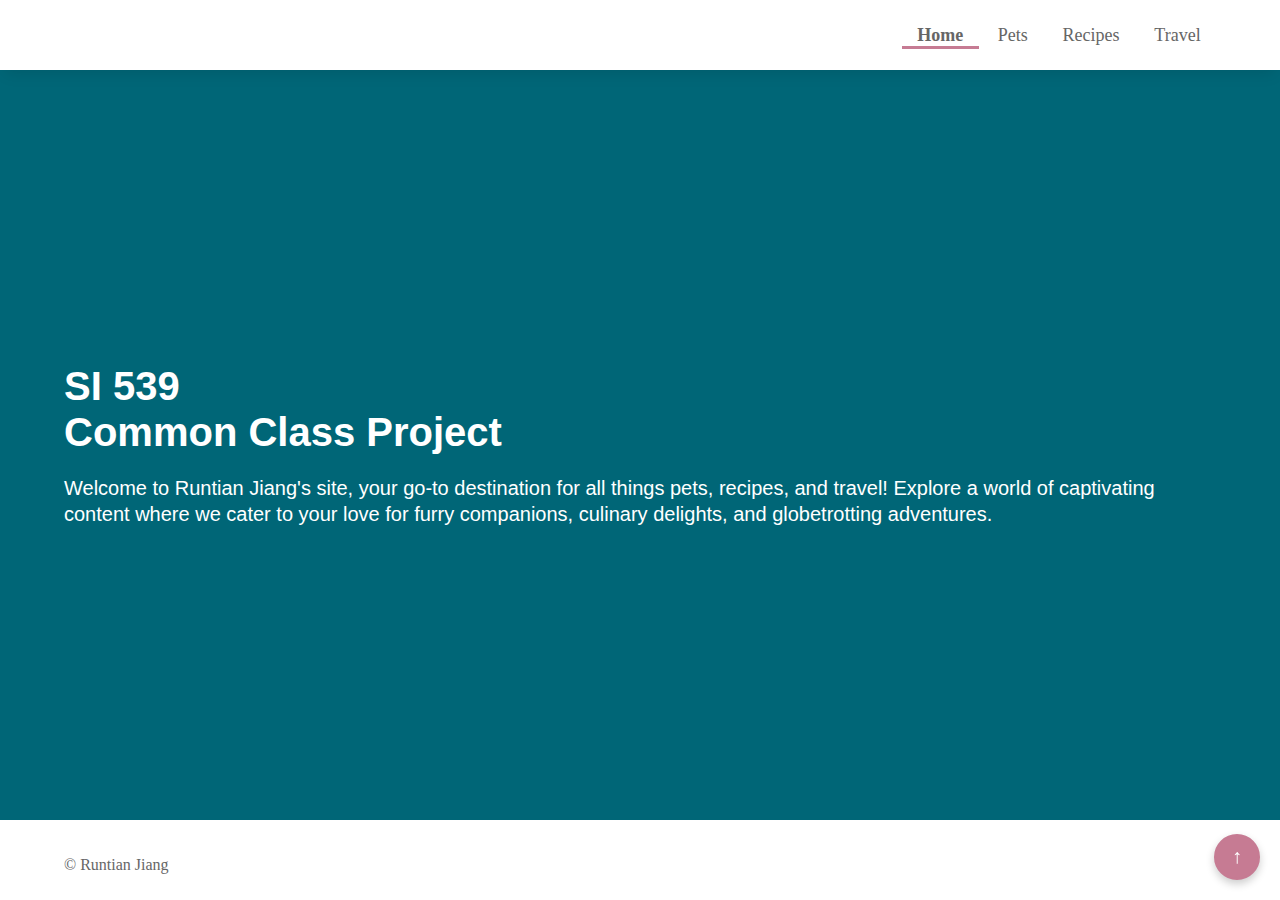
<file: index.html>
<!DOCTYPE html>
<html lang="en">
<head>
    <meta charset="UTF-8">
    <meta name="viewport" content="width=device-width, initial-scale=1.0">
    <link rel="stylesheet" href="css/html5reset.css">
    <link rel="stylesheet" href="css/style.css">
    <title>Home</title>
</head>
<body>
    <a class="skip-to-content-link" href = "#main">Skip to Main Content</a>
    <header>
        <nav>
            <ul>
                <li class="current-page"><a href = "index.html">Home</a></li>
                <li><a href = "pets.html">Pets</a></li>
                <li><a href = "recipes.html">Recipes</a></li>
                <li><a href = "travel.html">Travel</a></li>
            </ul>
        </nav>
    </header>

    <main id="main">
        <div class="dynamic-background">
            <h1>SI 539 <br> Common Class Project</h1>
            <p>Welcome to Runtian Jiang's site, your go-to destination for all things pets, recipes, and travel! Explore a world of captivating content where we cater to your love for furry companions, culinary delights, and globetrotting adventures. </p>
        </div>

    </main>

    <footer class="footer-container">
        <small>&copy; Runtian Jiang</small>
        <a href="#top" class="back-to-top">↑<span class="tooltip-text">Back to Top</span></a>
    </footer>
    
</body>
</html>
</file>
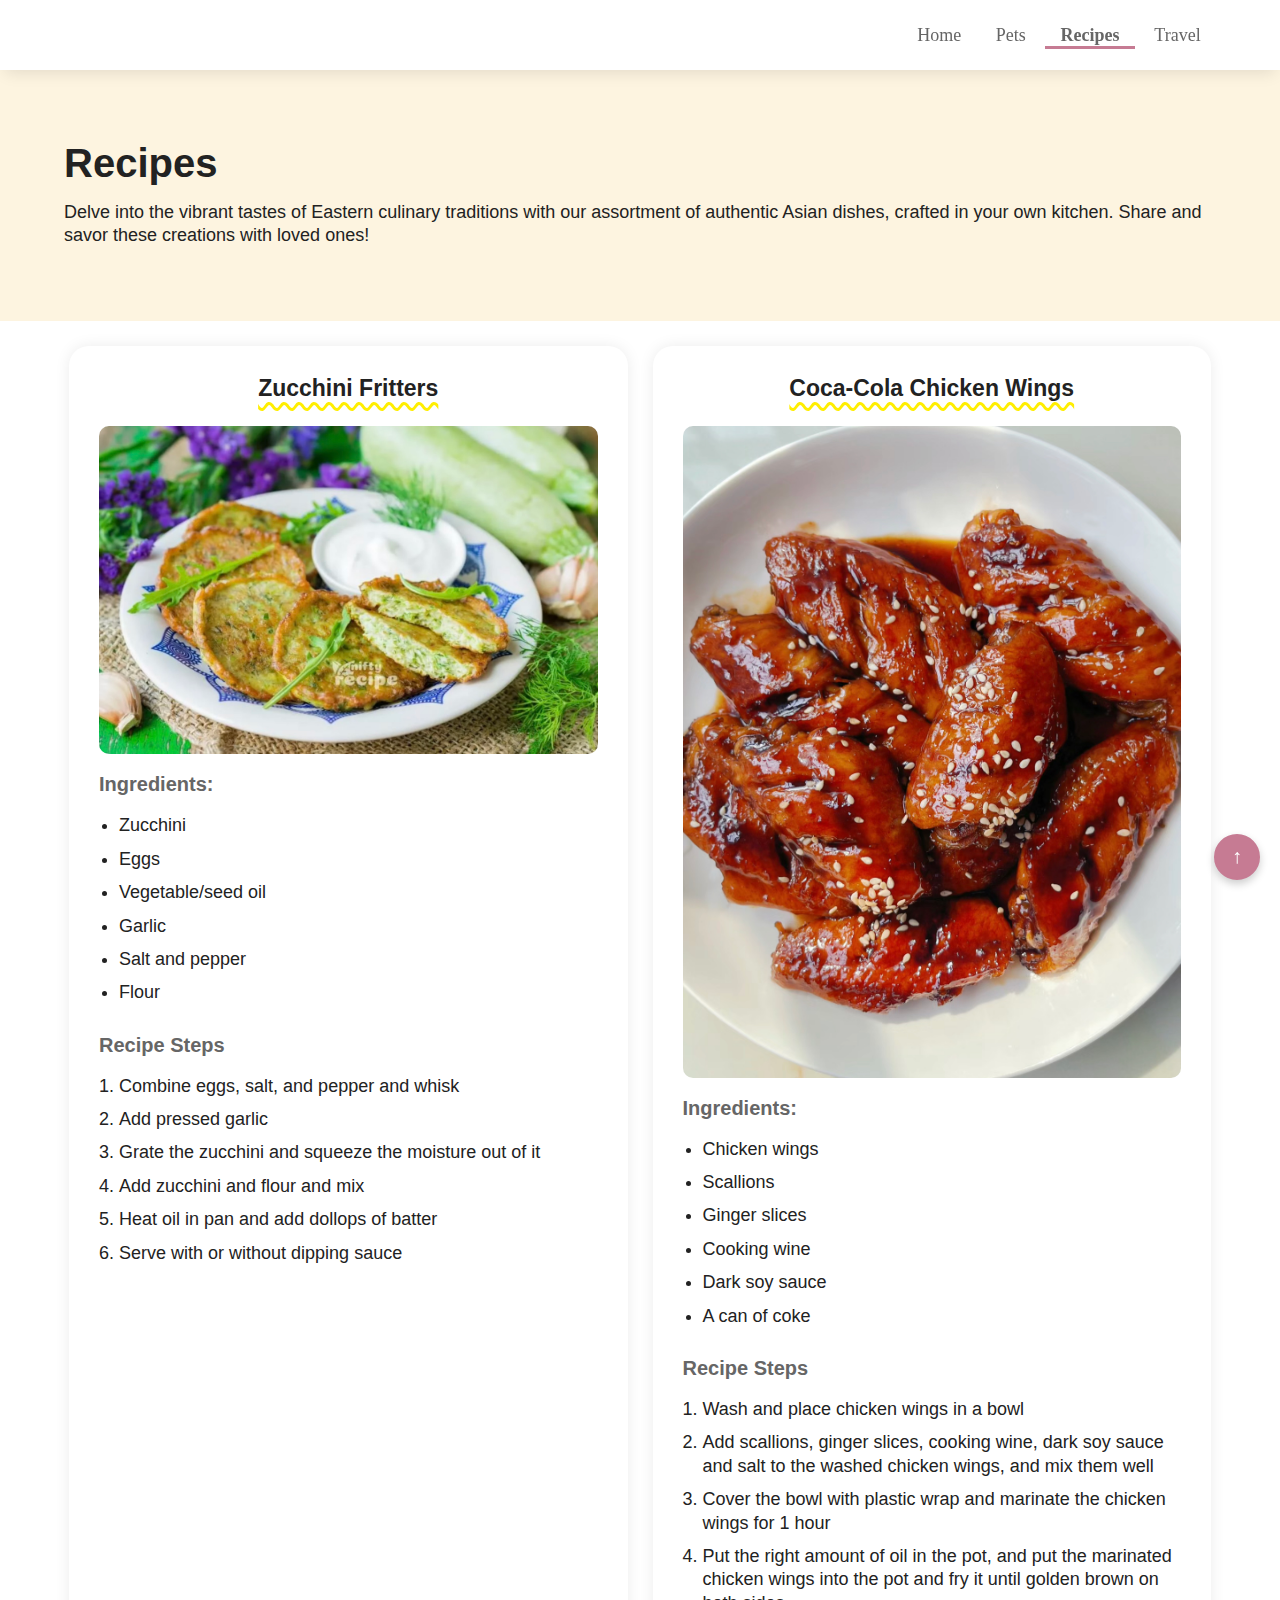
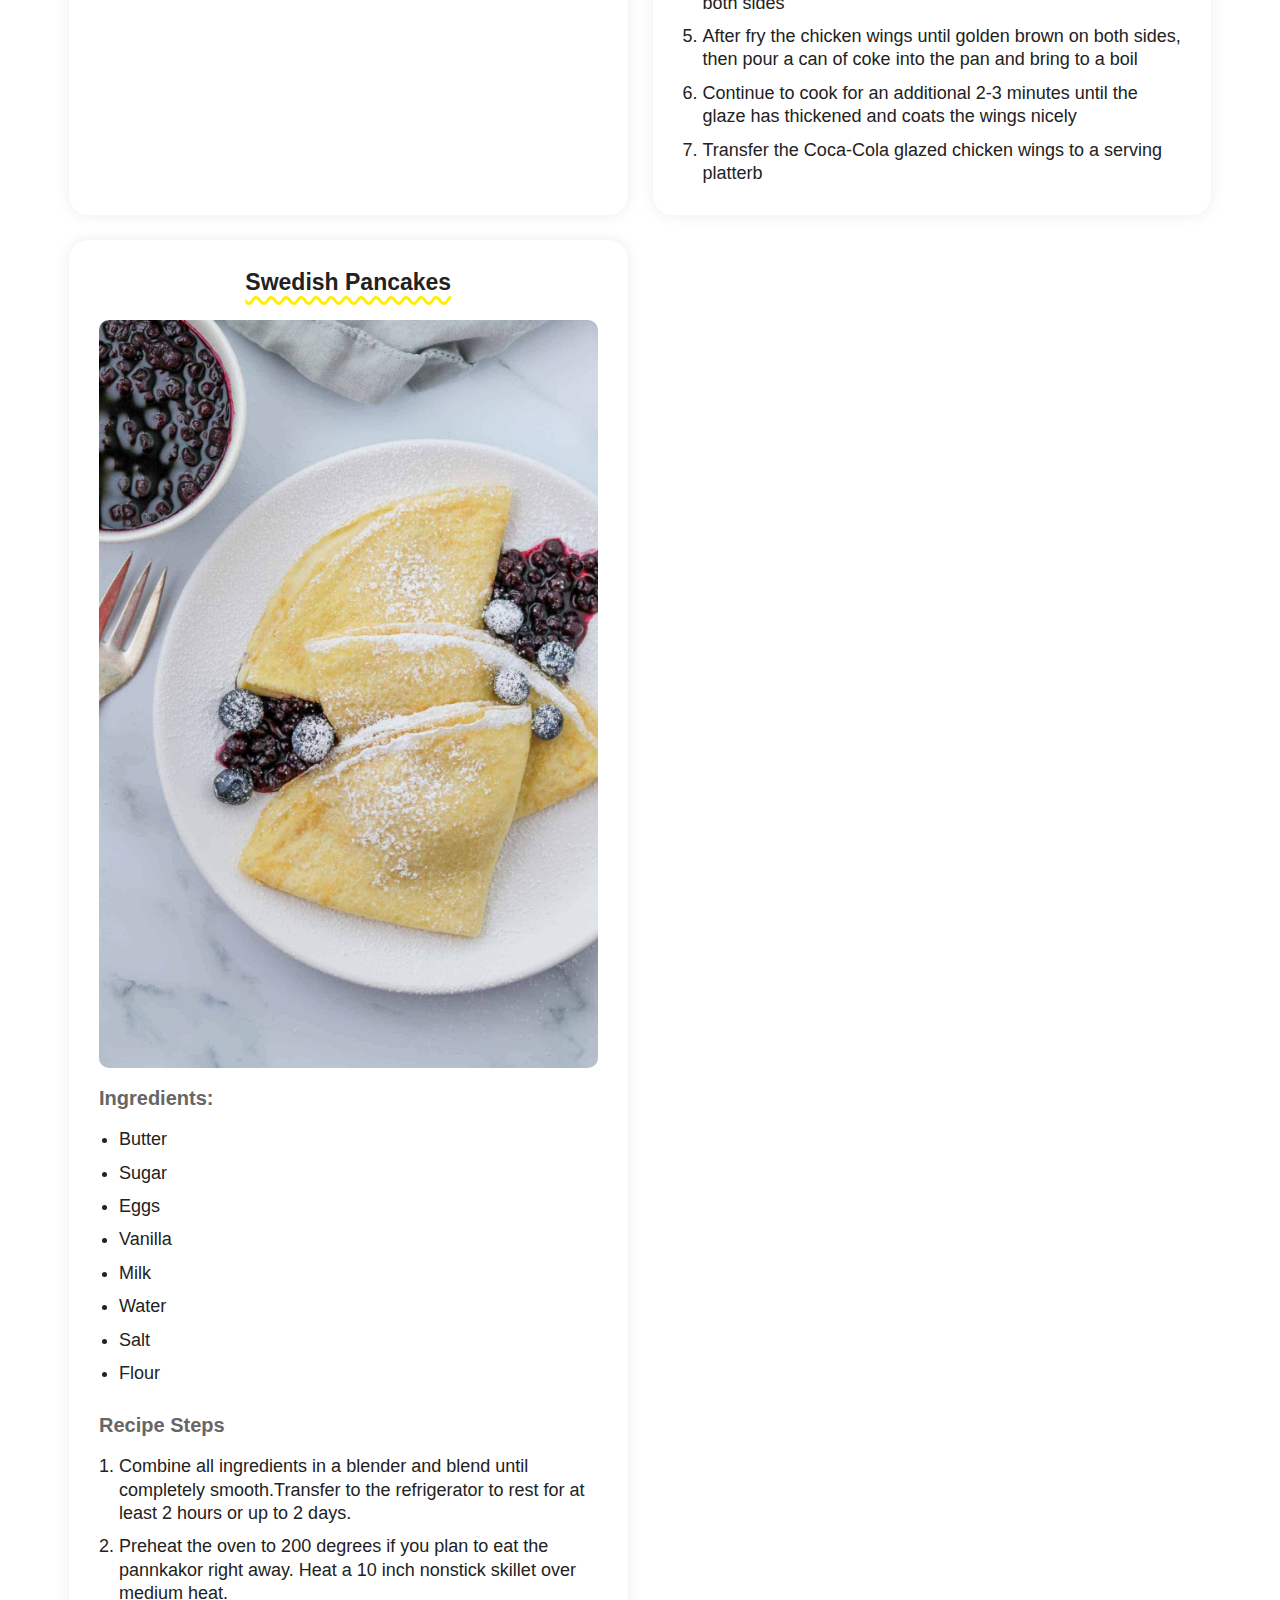
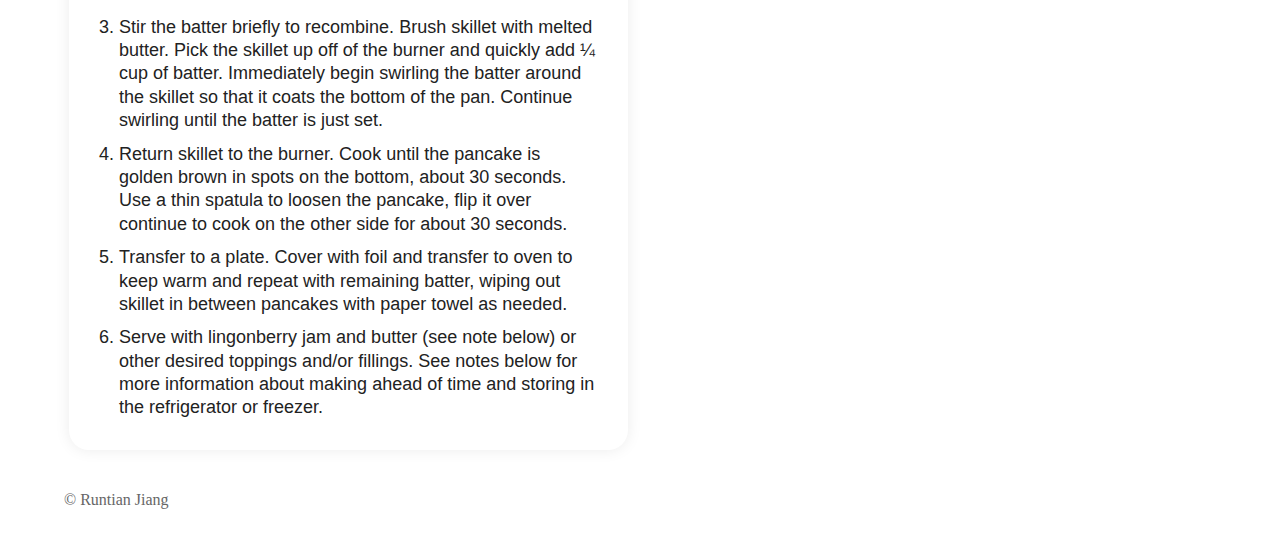
<file: recipes.html>
<!DOCTYPE html>
<html lang="en">
<head>
    <meta charset="UTF-8">
    <meta name="viewport" content="width=device-width, initial-scale=1.0">
    <link rel="stylesheet" href="css/html5reset.css">
    <link rel="stylesheet" href="css/style.css">
    <title>Recipes</title>
</head>
<body>
    <a class="skip-to-content-link" href = "#main">Skip to Main Content</a>
    <header>
        <nav>
            <ul>
                <li><a href = "index.html">Home</a></li>
                <li><a href = "pets.html">Pets</a></li>
                <li class="current-page"><a href = "recipes.html">Recipes</a></li>
                <li><a href = "travel.html">Travel</a></li>
            </ul>
        </nav>
    </header>


    <main id="main">
        <div class="sub-pages" id="recipes">
        <h1>Recipes</h1>
        <p>Delve into the vibrant tastes of Eastern culinary traditions with our assortment of authentic Asian dishes, crafted in your own kitchen. Share and savor these creations with loved ones!</p>
        </div>

        <div class = card-container>
        <div class="recipes-card">
            <h2>Zucchini Fritters</h2>
            <img src="images/Zucchini_fritters_1.jpeg" height = "400" alt="A plate is filled with Zucchini Fritters.">
            <h3>Ingredients:</h3>
            <ul>
                <li>Zucchini</li>
                <li>Eggs</li>
                <li>Vegetable/seed oil</li>
                <li>Garlic</li>
                <li>Salt and pepper</li>
                <li>Flour</li>
            </ul>
            <h3>Recipe Steps</h3>
            <ol>
                <li>Combine eggs, salt, and pepper and whisk</li>
                <li>Add pressed garlic</li>
                <li>Grate the zucchini and squeeze the moisture out of it</li>
                <li>Add zucchini and flour and mix</li>
                <li>Heat oil in pan and add dollops of batter</li>
                <li>Serve with or without dipping sauce</li>
            </ol>
        </div>

        <div class="recipes-card">
            <h2>Coca-Cola Chicken Wings</h2>
            <img src="images/coca_cola_chicken_wings.jpg" height = "400" alt="A plate is filled with coca-cola chicken wings.">
            <h3>Ingredients:</h3>
            <ul>
                <li>Chicken wings</li>
            <li>Scallions</li>
            <li>Ginger slices</li>
            <li>Cooking wine</li>
            <li>Dark soy sauce</li>
            <li>A can of coke</li>

            </ul>
            <h3>Recipe Steps</h3>
            <ol>
                <li>Wash and place chicken wings in a bowl</li>
            <li>Add scallions, ginger slices, cooking wine, dark soy sauce and salt to the washed chicken wings, and
                    mix them well</li>
            <li>Cover the bowl with plastic wrap and marinate the chicken wings for 1 hour</li>
            <li>Put the right amount of oil in the pot, and put the marinated chicken wings into the pot and fry it
                    until golden brown on both sides</li>
            <li>After fry the chicken wings until golden brown on both sides, then pour a can of coke into the pan
                    and bring to a boil</li>
            <li>Continue to cook for an additional 2-3 minutes until the glaze has thickened and coats the wings
                    nicely</li>
            <li>Transfer the Coca-Cola glazed chicken wings to a serving platterb</li>
            </ol>
        </div>

        <div class="recipes-card">
            <h2>Swedish Pancakes</h2>
            <img src="images/swedish-pancakes-platted.jpeg" height = "400" alt="A plate is filled with swedish pancakes pan.">
            <h3>Ingredients:</h3>
            <ul>
                <li>Butter</li>
            <li>Sugar</li>
            <li>Eggs</li>
            <li>Vanilla</li>
            <li>Milk</li>
            <li>Water</li>
            <li>Salt</li>
            <li>Flour</li>
                
            </ul>
            <h3>Recipe Steps</h3>
            <ol>
                <li>Combine all ingredients in a blender and blend until completely smooth.Transfer to the refrigerator
                    to rest for at least 2 hours or up to 2 days.</li>
                <li>Preheat the oven to 200 degrees if you plan to eat the pannkakor right away. Heat a 10 inch nonstick
                    skillet over medium heat.</li>
                <li>Stir the batter briefly to recombine. Brush skillet with melted butter. Pick the skillet up off of
                    the burner and quickly add ¼ cup of batter. Immediately begin swirling
                    the batter around the skillet so that it coats the bottom of the pan. Continue swirling until the
                    batter is just set.</li>
                <li>Return skillet to the burner. Cook until the pancake is golden brown in spots on the bottom, about
                    30 seconds. Use a thin spatula to loosen the pancake, flip it over continue to
                    cook on the other side for about 30 seconds.</li>
                <li>Transfer to a plate. Cover with foil and transfer to oven to keep warm and repeat with remaining
                    batter, wiping out skillet in between pancakes with
                    paper towel as needed.
                </li>
                <li>Serve with lingonberry jam and butter (see note below) or other desired toppings and/or fillings.
                    See notes below for more information about making ahead of time and storing in the refrigerator or
                    freezer.</li>
            </ol>   
        </div>
        </div>
    
    </main>

    <footer class="footer-container">
        <small>&copy; Runtian Jiang</small>
        <a href="#top" class="back-to-top">↑<span class="tooltip-text">Back to Top</span></a>
    </footer>
    
</body>
</html>
</file>
<file: css/style.css>
/* Navigation */
nav {
    display: flex;
    height: 50px;
    padding: 10px 5vw; /* Responsive horizontal padding */
    align-items: center; /* Centers items vertically within the nav */
    justify-content: flex-end; /* Aligns nav items to the right */
    /* box-sizing: border-box; */
}

nav ul li {
    display: inline;/* Displays list items in a line */
    padding: 0 0 2px 0;/* Bottom padding to separate from underline on active */
    
}
nav a {
    text-decoration: none; /* Removes underline from links */
    color: #666666; /* Dimmed text color for nav links */
    font-weight: 400; /* Default font weight */
    padding: 10px 1.2vw; /* Responsive padding */
    font-size: 18px; /* Larger font size for readability */
}

nav ul li.current-page {
    border-bottom: 3px solid #C67B93;
}

nav ul li.current-page a {
    font-weight: bolder; /* Makes the current page link bolder */
}

header {
    position: sticky;
    top: 0;
    z-index: 1000; /* Ensures header stays on top of other content */
    background-color: rgba(255, 255, 255, 0.95); 
    box-shadow: 0 8px 15px -5px rgba(0, 0, 0, 0.1);;
}

/* Accessibility: Skip to Main Content Link */
.skip-to-content-link {
    position: absolute;
    transform: translateY(-100%); /*moves the element vertically in the upward direction by 100% of the element's own height.*/
    height: 40px;
    padding: 10px;
    transition: transform 0.3s;
    background: #C7511F; /* Distinctive color for visibility */
    color: white;
    font-weight: bold;
    display: inline-flex; 
    align-items: center;
    justify-content: center;
    z-index: 2000; 
}

.skip-to-content-link:focus {
    transform: translateY(0%) ; /*bring it back*/
}

@media (prefers-reduced-motion: reduce) {
    .skip-to-content-link {
        transition: none; /* removes transition for users who prefer reduced motion */
    }
}


main {
    font-family:Helvetica, Arial, sans-serif;
}

main p {
    line-height: 1.3;
}

main ul {
    list-style-type: disc; 
    padding-left: 20px; 
}

main ol {
    list-style-type: decimal; 
    padding-left: 20px; 
}


.sub-pages {
    color: #222222;
    padding: 5vw;
    margin: 0px 0px 20px 0px;
}

.sub-pages#pets{
    background: #fdfbe0;
}

.sub-pages#recipes{
    background: #fdf4e0;
}

.sub-pages#travel{
    background: #eaf5fd;
}

.sub-pages h1 {
    font-size: 40px;
    font-weight: bolder;
    padding: 1vh 0;
}

.sub-pages p {
    font-size: 18px;
    font-weight: 300;
    padding: 1vh 0;
}



.dynamic-background {
    background-color: #006677;
    animation: accessibleJoyfulTransition 20s infinite ease-in-out;
    width: 100vw;
    /* height: calc(100vh - 50px); */
    height: 70vh;
    color: white;
    display: flex; 
    flex-direction: column;
    justify-content: center; 
    padding: 5vw; 
    box-sizing: border-box;
}

@media (min-width: 1000px) {
    .dynamic-background {
        height: calc(100vh - 150px);
    }
}

@keyframes accessibleJoyfulTransition {
    0%, 100% {background-color: #006677;}
    20% {background-color: #008855;}
    40% {background-color: #224477;}
    60% {background-color: #aa6600;}
    80% {background-color: #B81757;}
}

@media (prefers-reduced-motion: reduce) {
    .dynamic-background {
        animation: none; 
        background-color: #006677; 
    }
}

.dynamic-background h1 {
    font-size: 40px;
    font-weight: 700;
    padding-bottom: 20px;
    line-height: 1.15;
}

.dynamic-background p {
    font-size: 20px;
    font-weight: 300;
}

.footer-container {
    display: flex;
    align-items: center; 
    justify-content: space-between; 
    height: 30px;
    padding: 10px 0;
    color: #666666;
    margin: 20px 5vw 10px 5vw;
}

.back-to-top {
    position: fixed;
    bottom: 20px; 
    right: 20px; 
    background-color: #C67B93; 
    border: solid 2px #C67B93;
    color: white; 
    font-weight: bold;
    border-radius: 50%; 
    width: 42px; 
    height: 42px;
    text-align: center;
    line-height: 40px;
    font-size: 20px; 
    box-shadow: 0px 4px 8px rgba(0, 0, 0, 0.2); 
    text-decoration: none; 
    z-index: 1000; 
}

.back-to-top:hover {
    border: solid 2px #C67B93;
    color: #C67B93;
    background-color: white; 
    box-shadow: 0px 6px 12px rgba(0, 0, 0, 0.3); 
}

.tooltip-text {
    visibility: hidden;
    width: 120px;
    background-color: grey;
    color: #fff;
    text-align: center;
    border-radius: 6px;
    padding: 3px 0;
    position: absolute;
    z-index: 1000;
    bottom: 125%;
    left: 50%;
    margin-left: -90px; 
    font-size: 14px;
}

.back-to-top:hover .tooltip-text {
    visibility: visible;
}


html {
    scroll-behavior: smooth;
}



/* Pets namecard */
.pet-card {
    display: grid;
    grid-template-rows: auto auto 1fr; 
    gap: 20px; 
    background-color: #fff;
    box-shadow: 0px 0px 15px rgba(0, 0, 0, 0.08);
    padding: 20px 20px 30px 20px;
    border-radius: 20px;
    max-width: 100%; 
    /* margin: 20px 5vw; */
    max-width: 400px;
}

.pet-photo img {
    width: 85%; 
    height: auto;
    border-radius: 10px;
}

.pet-photo {
    display: flex;
    justify-content: center; 
    /* align-items: center;  */
}

.pet-name {
    font-size: 18px;
    font-style: italic;
    color: #555555;
    text-align: center;
}

.pet-info {
    display: grid;
    grid-template-columns: auto 1fr; 
    grid-template-rows: auto auto 1fr;
    row-gap: 10px;
    column-gap: 20px; 
    max-width: 100%; 
    color: #222222;
    font-size: 18px;
}

.pet-info span:last-child{
    line-height: 1.2;
    padding: 0 0 5px 0;
}

.info-item {
    display: contents;
}

.info-item span:first-child {
    font-weight: 600; 
}

.info-item span:last-child {
   font-weight: 400;
   color: #555555;
}

.pets-container {
    display: grid;
    grid-template-columns: 1fr; 
    gap: 30px;
    padding: 5px;
    margin: 20px 5vw;
}

@media (min-width: 750px) { 
    .pets-container {
        grid-template-columns: repeat(2, 1fr); 
        max-width: none;
    }

    .pets-card {
        max-width: none;
    }

    .pet-card {
        transition: transform 0.3s ease;
    }

    .pet-card:hover {
        transform: scale(1.02); 
    }
}

@media (min-width: 1050px) { 
    .pets-container {
        grid-template-columns: repeat(3, 1fr); 
    }
}

@media (min-width: 1450px) { 
    .pets-container {
        grid-template-columns: repeat(4, 1fr); 
    }
}



/* receipies */

.recipes-card {
    display: flex;
    flex-direction: column;
    justify-content: space-between;
    gap: 20px;
    padding: 20px 30px;
    box-shadow: 0px 0px 15px rgba(0, 0, 0, 0.08);
    border-radius: 20px;
    max-width: 450px;
    justify-content: flex-start;
    transition: transform 0.3s ease; 
}

.recipes-card img {
    width: 100%; 
    height: auto; 
    border-radius: 10px;
}

.recipes-card h2 {
    font-size: 23px;
    color: #222222;
    text-align: center;
    font-weight: 600;
    margin: 8px 0px 3px 0px;
    padding: 3px;
    /* background-color: #ffee01; */
    align-self: center;
    text-decoration: underline 3px #ffee01;
    text-decoration-style: wavy;
    text-underline-offset: 6px;
    white-space: nowrap;
}

.recipes-card h3 {
    text-align: left; 
    color: #666666;
    font-size: 20px;
    font-weight: 600;
}

.recipes-card li {
    margin-bottom: 10px; 
    color: #222222;
    font-size: 18px;
    line-height: 1.3;
}

.card-container {
    display: grid;
    grid-template-columns: 1fr; 
    gap: 25px;
    padding: 5px;
    margin: 20px 5vw;
    justify-items: center
}

@media (min-width: 950px) { 
    .card-container {
        grid-template-columns: repeat(2, 1fr); 
        max-width: none;
    }
    .recipes-card {
        max-width: none;
    }

    .recipes-card:hover {
        transform: scale(1.015); 
    }
}

@media (min-width: 1400px) { 
    .card-container {
        grid-template-columns: repeat(3, 1fr); 
    }
}

/* Travel */
/* Base styles */
.travel-container {
    display: grid;
    grid-template-columns: 1fr;
    gap: 20px;
    margin: 20px 5vw;
    justify-items: center;
}

.travel-card { 
    display: grid;
    gap: 20px;
    padding: 30px 30px; 
    box-shadow: 0px 0px 15px rgba(0, 0, 0, 0.08);
    border-radius: 20px;
    transition: transform 0.3s ease;
    grid-template-columns: 1fr;
    grid-template-rows: auto;
    max-width: 450px;
}


.travel-card h2 {
    font-size: 23px;
    color: #222222;
    text-align: left;
    font-weight: 600;
    margin: 8px 0px;
    padding: 3px;
}

.travel-info {
    display: grid;
    grid-template-columns: 1fr 2fr; 
    grid-template-rows: auto auto;
    gap: 10px;
    color: #222222;
    font-size: 18px;
}

.travel-card p {
    font-family: 'Times New Roman', serif;
    font-style: italic;
    font-size: 20px;
    color: #222222;
}

.image img {
    width: 100%; 
    height: auto; 
    border-radius: 10px;
    object-fit: cover;
}

/* Medium screens (700px) */
@media (min-width: 750px) {
    .travel-card {
        max-width: none;
    }
    .travel-card img {
        height: 300px;
    }

    .image {
        display: grid;
        grid-template-columns: repeat(3, 1fr);
        gap: 10px;
    }

    .travel-card .image .first {
        grid-column: 1 / 3;
    }

    .travel-card .image .second {
        grid-column: 3 / 4;
    }

    .travel-card:hover {
        transform: scale(1.015);
    }
}

/* Large screens (950px) */
@media (min-width: 950px) {
    .travel-container {
        grid-template-columns: 1fr 1fr;
    }
    
    .travel-card {
        grid-template-columns: 1fr;
    }

    .image {
        grid-template-columns: repeat(2, 1fr);
    }

    .travel-card .image .first,
    .travel-card .image .second {
        grid-column: 1 / -1;
    }
} 

/* Extra large screens (1200px) */
@media (min-width: 1200px) {
    .travel-container {
        grid-template-columns: repeat(2, 1fr);
    }
    
    .image {
        grid-template-columns: 1fr 1fr 1fr;
    }

    .travel-card .image .first {
        grid-column: 1 / 3;
    }

    .travel-card .image .second {
        grid-column: 3 / 4;
    }
}
</file>
